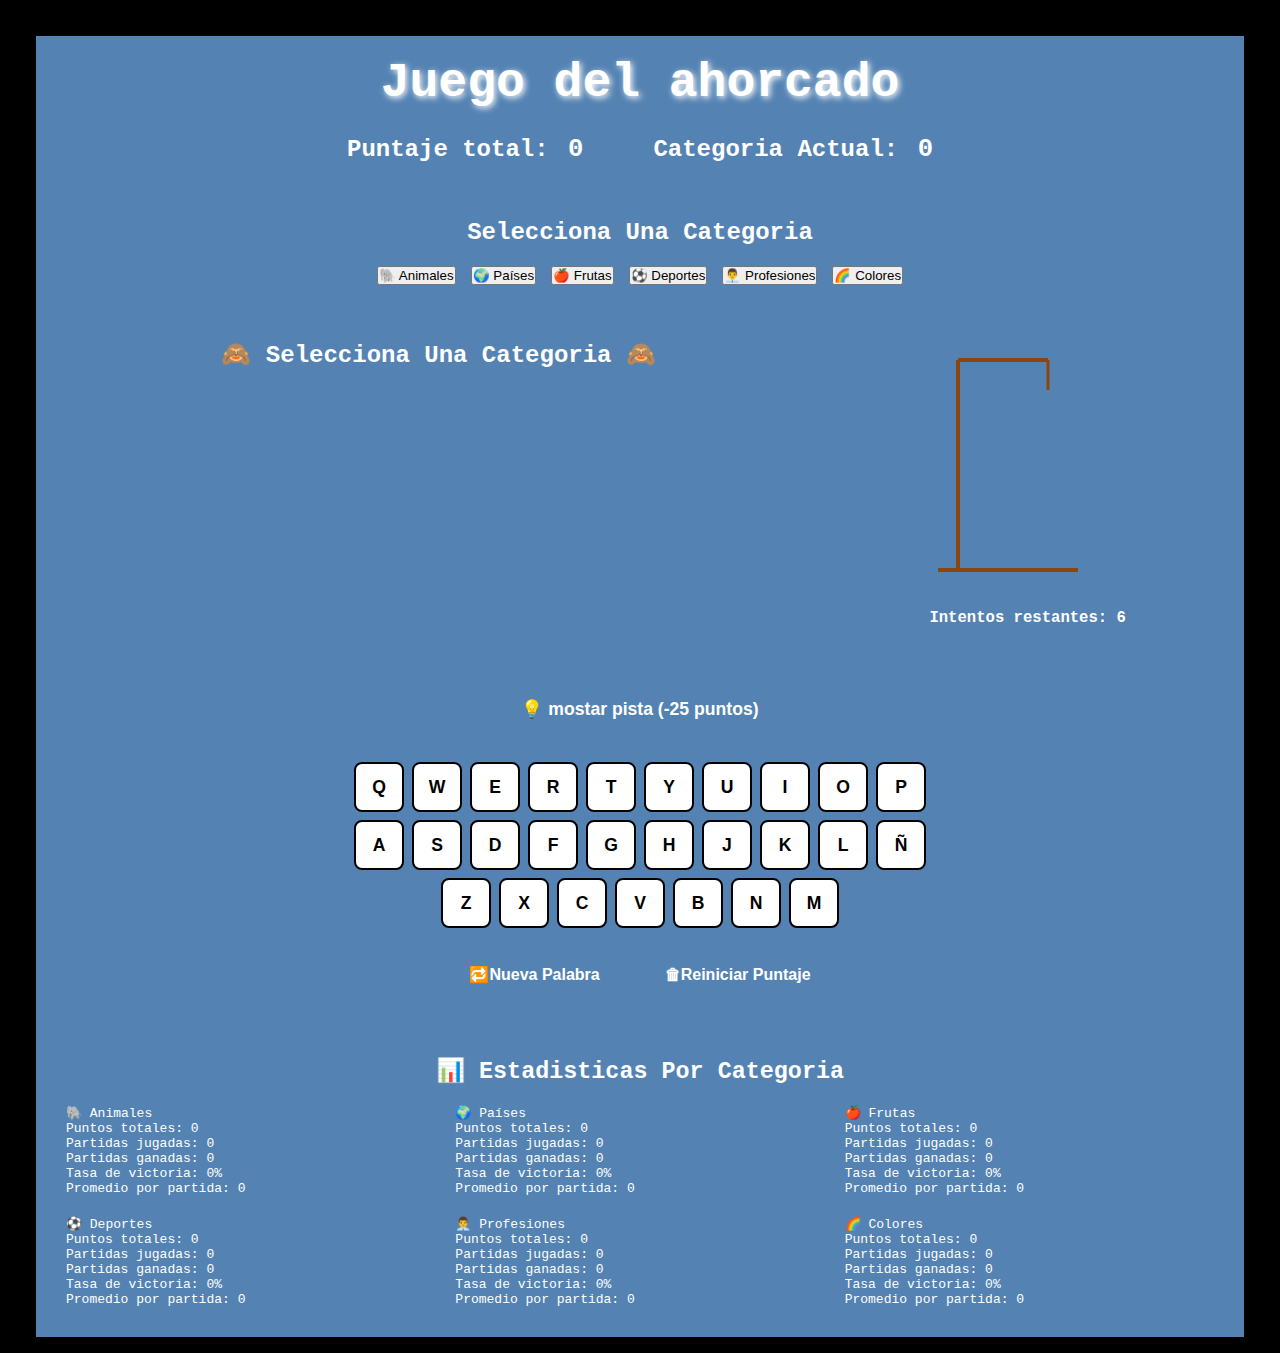
<file: componentes/proyectoformativo/ahorcado.html>
<!DOCTYPE html>
<html lang="en">
<head>
    <meta charset="UTF-8">
    <meta name="viewport" content="width=device-width, initial-scale=1.0">
    <title>Document</title>
    <link rel="stylesheet" href="../../estilos/ahorcado.css">
</head>
<body class="cuerpo-game">
    <section class="game-container">
        <header class="game-header">
            <h1>Juego del ahorcado</h1>
            <div class="score-container">
                <div class="score-item">
                    <span class="score-label">
                        Puntaje total:
                    </span>
                    <span id="totalScore" class="score-value">
                        0
                    </span>
                </div>
                <div class="score-item">
                    <span class="score-label">
                        Categoria Actual:
                    </span>
                    <span id="categoryScore" class="score-value">
                        0
                    </span>
                </div>
            </div>
        </header>

        <div class="category-selector">
            <h3>Selecciona Una Categoria</h3>
            <div id="categoryButtons" class="category-buttons">
                <!-- se genera dinamicamente -->
            </div>
        </div>

        <div class="game-area">
            <div class="word-info">
                <div class="current-category">
                    <span id="currentCategoryIcon">🙈</span>
                    <span id="currentCategoryName">Selecciona Una Categoria</span>
                     <span id="CurrentCategoryIcon">🙈</span>
                </div>
                <div id="wordDisplay" class="word-display">
                    _ _ _ _ _ _ _
                </div>
            </div>

            <div class="hangman-container">
                <svg id="hangmanSvg" width="200" height="250" viewBox="0 0 200 250">
                    <!-- Base -->
                    <line x1="10" y1="230" x2="150" y2="230" stroke="#8B4513" stroke-width="4"/>
                    <!-- Poste vertical -->
                    <line x1="30" y1="230" x2="30" y2="20" stroke="#8B4513" stroke-width="4"/>
                    <!-- Poste horizontal -->
                    <line x1="30" y1="20" x2="120" y2="20" stroke="#8B4513" stroke-width="4"/>
                    <!-- Cuerda -->
                    <line x1="120" y1="20" x2="120" y2="50" stroke="#8B4513" stroke-width="3"/>
                    
                    <!-- Partes del ahorcado (inicialmente ocultas) -->
                    <!-- Cabeza -->
                    <circle id="head" cx="120" cy="65" r="15" stroke="#000" stroke-width="3" fill="none" style="display: none"/>
                    <!-- Cuerpo -->
                    <line id="body" x1="120" y1="80" x2="120" y2="160" stroke="#000" stroke-width="3" style="display: none"/>
                    <!-- Brazo izquierdo -->
                    <line id="leftArm" x1="120" y1="100" x2="90" y2="130" stroke="#000" stroke-width="3" style="display: none"/>
                    <!-- Brazo derecho -->
                    <line id="rightArm" x1="120" y1="100" x2="150" y2="130" stroke="#000" stroke-width="3" style="display: none"/>
                    <!-- Pierna izquierda -->
                    <line id="leftLeg" x1="120" y1="160" x2="90" y2="200" stroke="#000" stroke-width="3" style="display: none"/>
                    <!-- Pierna derecha -->
                    <line id="rightLeg" x1="120" y1="160" x2="150" y2="200" stroke="#000" stroke-width="3" style="display: none"/>
                </svg>
                
                <div class="attempts-counter">
                    <span>Intentos restantes: </span>
                    <span id="attemptsLeft">6</span>
                </div>
            </div>
        </div>

         <div class="game-controls">
            <!-- area de pistas -->
             <div class="hint-area">
                <button id="hintButton" class="hint-button" disabled>
                    💡 mostar pista (-25 puntos)
                </button>
                <div id="hintDisplay" class="hint-display">

                </div>
             </div>

             <!-- teclado virtual -->
              <div class="keyboard">
                <div class="keyboard-row">
                    <button class="key" data-letter="Q">Q</button>
                    <button class="key" data-letter="W">W</button>
                    <button class="key" data-letter="E">E</button>
                    <button class="key" data-letter="R">R</button>
                    <button class="key" data-letter="T">T</button>
                    <button class="key" data-letter="Y">Y</button>
                    <button class="key" data-letter="U">U</button>
                    <button class="key" data-letter="I">I</button>
                    <button class="key" data-letter="O">O</button>
                    <button class="key" data-letter="P">P</button>
                </div>
                <div class="keyboard-row">
                    <button class="key" data-letter="A">A</button>
                    <button class="key" data-letter="S">S</button>
                    <button class="key" data-letter="D">D</button>
                    <button class="key" data-letter="F">F</button>
                    <button class="key" data-letter="G">G</button>
                    <button class="key" data-letter="H">H</button>
                    <button class="key" data-letter="J">J</button>
                    <button class="key" data-letter="K">K</button>
                    <button class="key" data-letter="L">L</button>
                    <button class="key" data-letter="Ñ">Ñ</button>
                </div>
                <div class="keyboard-row">
                    <button class="key" data-letter="Z">Z</button>
                    <button class="key" data-letter="X">X</button>
                    <button class="key" data-letter="C">C</button>
                    <button class="key" data-letter="V">V</button>
                    <button class="key" data-letter="B">B</button>
                    <button class="key" data-letter="N">N</button>
                    <button class="key" data-letter="M">M</button>
                </div>
            </div>
            <div class="action-buttons">
                <button id="newGameButton" class="action-button">
                    🔁Nueva Palabra
                </button>
                <button id="resetScoreButton" class="action-button secondary">
                    🗑Reiniciar Puntaje
                </button>
            </div>
         </div>

         <div id="resultModal" class="modal">
            <div class="modal-content">
                <h2 id="resultTitle" class="resulttitle">!Felicitaciones!</h2>
                <p id="resultMessage" class="resultmenssage">Has Ganado Esta Ronda</p>
                <div id="resultStats" class="result-stats"></div>
                <button id="continueButton" class="action-button">Continuar</button>
            </div>
         </div>

         <div class="stats-container">
            <h3 class="title-stats">📊 Estadisticas Por Categoria</h3>
            <div id="categoryStats" class="category-stats">
                <!-- se generan dinamicamente -->
            </div>
         </div>
    </section>

    <script src="../../javascript/ahorcado.js"></script >
    <script src="../../javascript/data.js"></script >
</body>
</html>
</file>
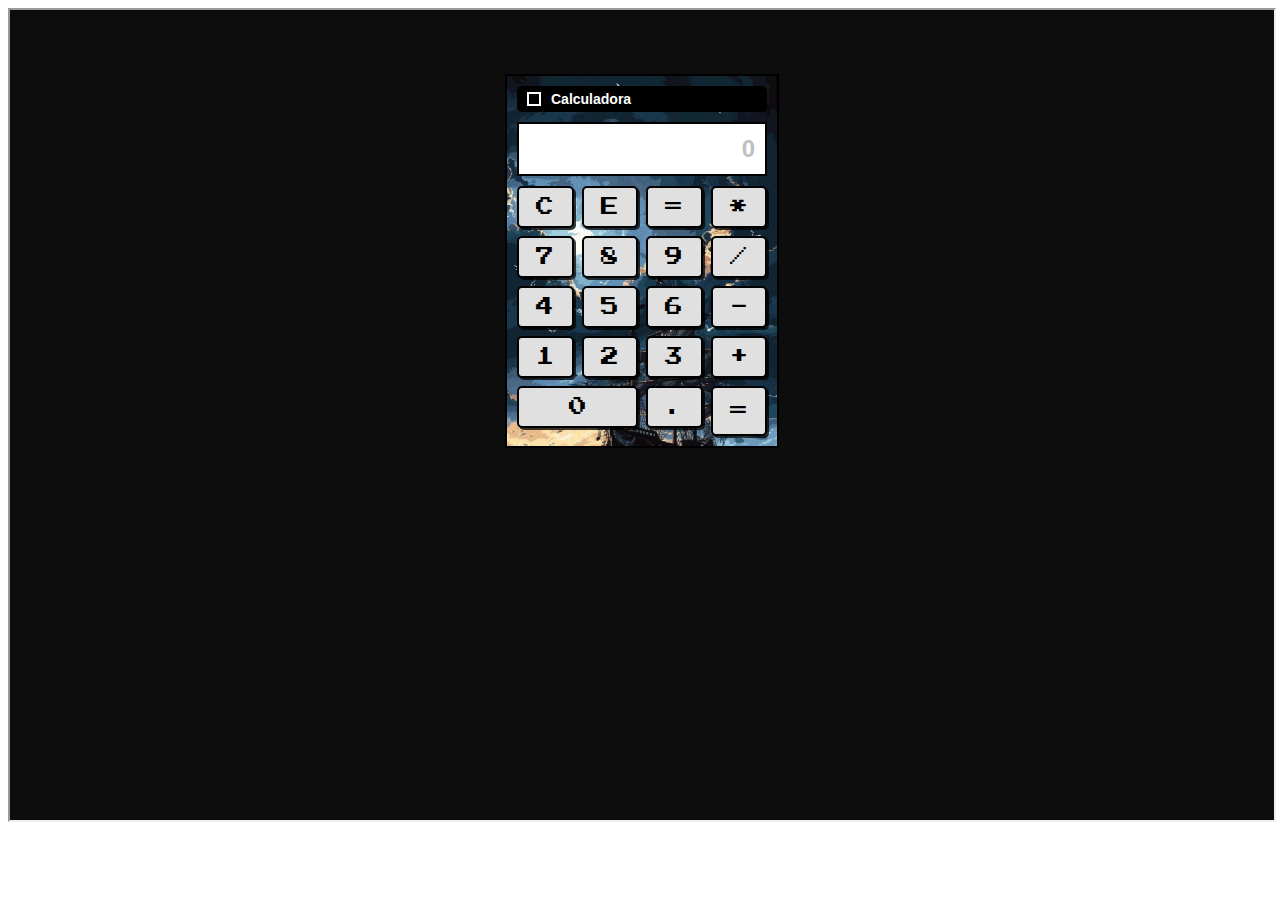
<file: componentes/proyectoformativo/calcu.html>
<!DOCTYPE html>
<html lang="en">
<head>
    <meta charset="UTF-8">
    <meta name="viewport" content="width=device-width, initial-scale=1.0">
    <link rel="stylesheet" href="../../estilos/calcu.css">
    <title>Document</title>
    
</head>
<body>
    <iframe src="/componentes/proyectoformativo/calculadora.html" class="calcu"></iframe>
</body>
</html>
</file>
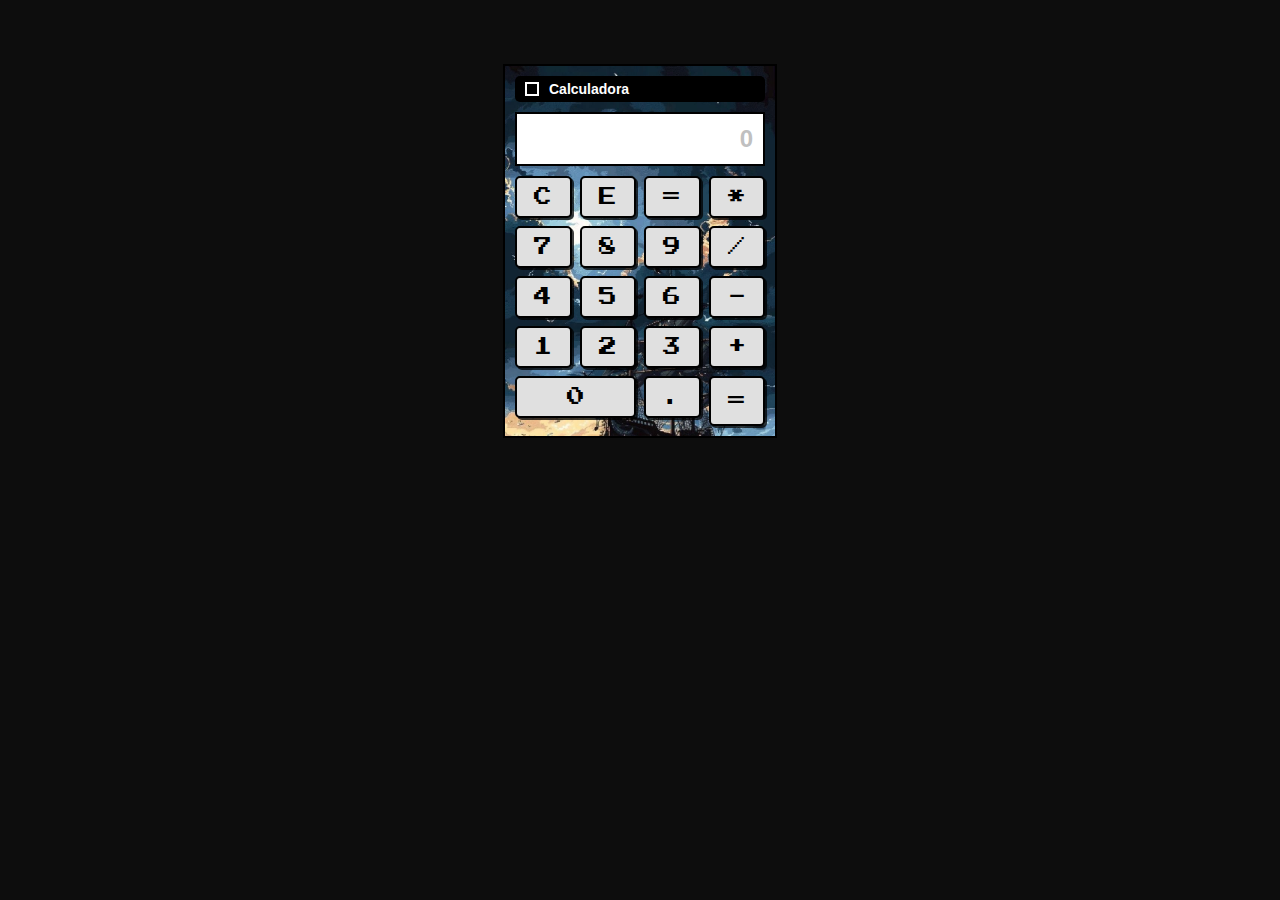
<file: componentes/proyectoformativo/calculadora.html>
<!DOCTYPE html>
<html lang="es">
<head>
    <meta charset="UTF-8">
    <meta name="viewport" content="width=device-width, initial-scale=1.0">
    <title>Calculadora Retro</title>
    <link rel="stylesheet" href="../../estilos/calculadora.css">
</head>
<body>
   
<main class="main">
    <div class="calculator">
        <div class="hheader">
            <div class="square"></div>
            <div class="title">Calculadora</div>
        </div>
        <div class="display">0</div>
        <div class="buttons">
            <button id="clear">C</button>
            <button id="backspace">E</button>
            <button id="equals">=</button>
            <button id="multiply">*</button>
            <button id="seven">7</button>
            <button id="eight">8</button>
            <button id="nine">9</button>
            <button id="divide">/</button>
            <button id="four">4</button>
            <button id="five">5</button>
            <button id="six">6</button>
            <button id="subtract">-</button>
            <button id="one">1</button>
            <button id="two">2</button>
            <button id="three">3</button>
            <button id="add">+</button>
            <button id="zero">0</button>
            <button id="decimal">.</button>
            <button id="equals-large" class="equals-large">=</button>
        </div>
    </div>
</main>
    <script src="../../javascript/calculadora.js"></script>
    
</body>
</html>
</file>
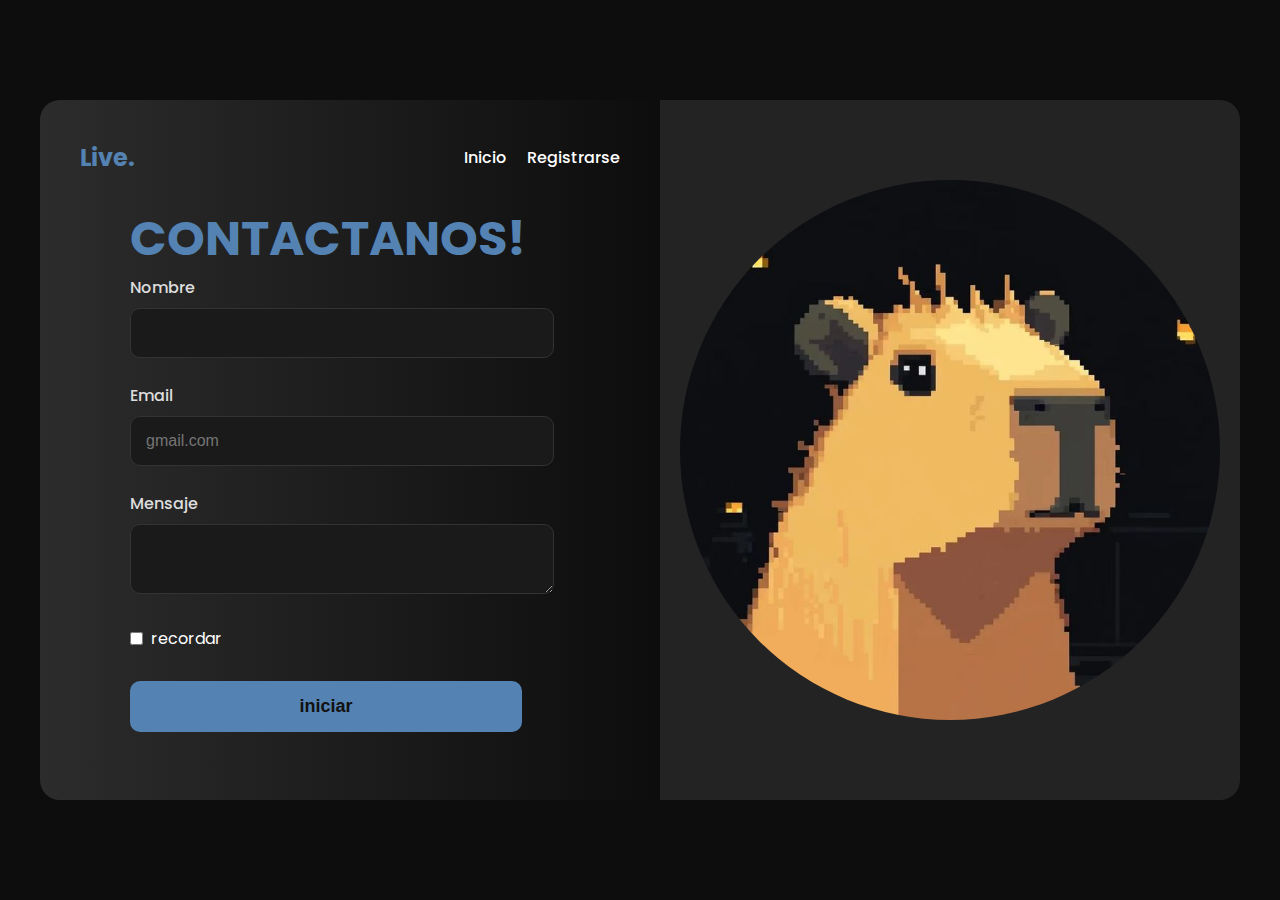
<file: componentes/proyectoformativo/contactanos.html>
<!DOCTYPE html>
<html lang="en">
<head>
    <meta charset="UTF-8">
    <meta name="viewport" content="width=device-width, initial-scale=1.0">
    <title>contacto</title>
    <link rel="stylesheet" href="../../estilos/contactanos.css">
   
</head>
<body>
    <section class="login-container">
        <div class="login-form-container">
            <header>
                <div class="logo">Live.</div>
                <nav>
                    <ul>
                   
                        <li><a href="/pagina/index.html">Inicio</a></li>
                        <li><a href="../proyectoformativo/registrate.html">Registrarse</a></li>
                    </ul>
                </nav>
            </header>
            <main>
                <section class="welcome-text">
                    <h1>CONTACTANOS!</h1>
                </section>
                <form id="contactanos" action="#" method="POST">
                    <section class="input-group">
                        <label for="username">Nombre</label>
                        <input type="text" id="nombre" name="username" >
                    </section>
                    <section class="input-group">
                        <label for="username">Email</label>
                        <input type="email" id="correo" name="username" placeholder="gmail.com">
                    </section>
                    <section class="input-group">
                        <label for="username">Mensaje</label>
                        <textarea name="Mensaje" id="mensaje"></textarea>
                    </section>
                 
                    <section class="form-options">
                        <article class="remember-me">
                            <input type="checkbox" id="remember-me">
                            <label for="remember-me">recordar</label>
                        </article>
                    </section>
                    <button type="submit" class="sign-in-button">iniciar</button>
                </form>
            </main>
        </div>
        <article class="panda-image-container">
           <img src="../../images/uno (2).jpeg" alt="">
        </article>
    </section>
     <script src="../../javascript/contactanos.js"></script>
</body>
</html>
</file>
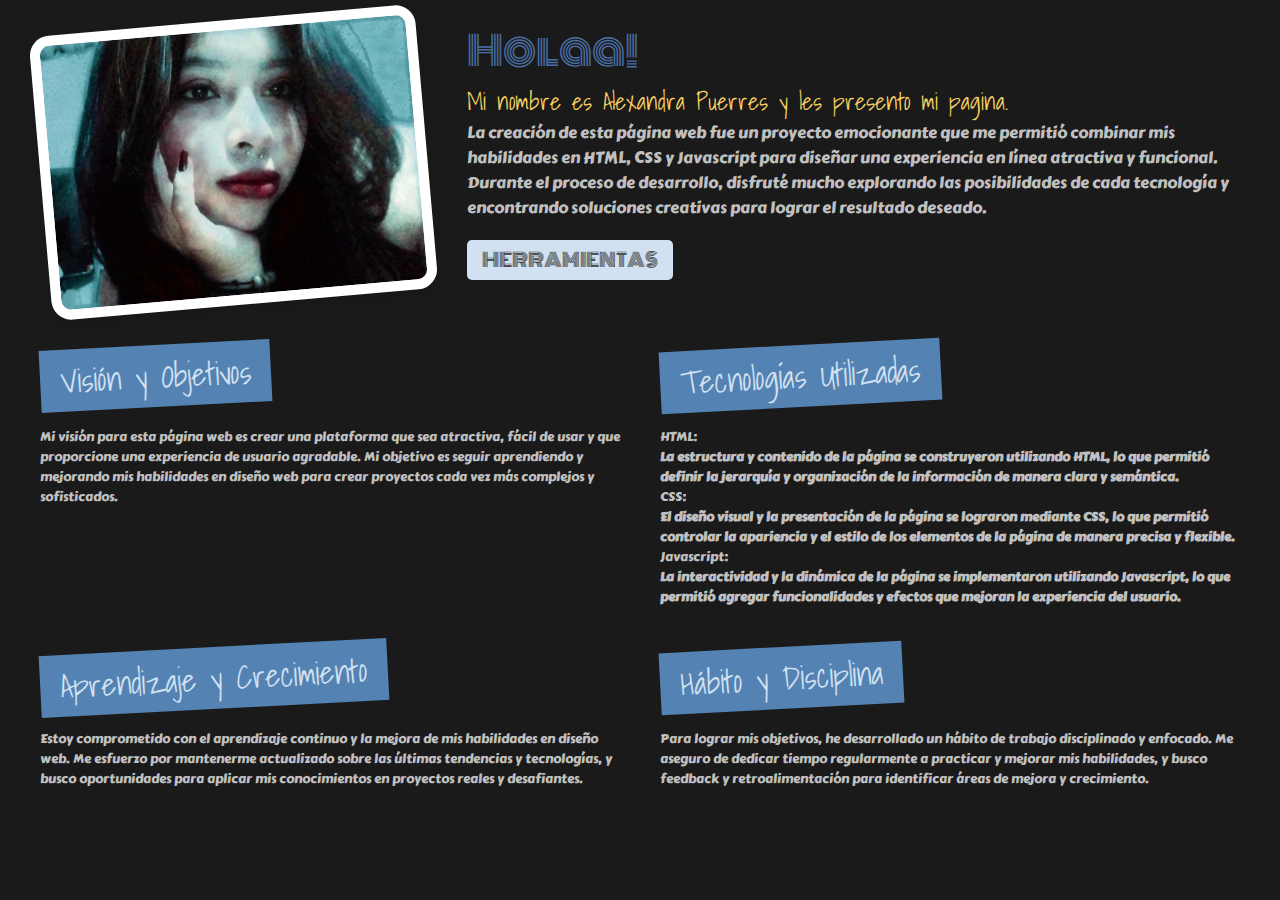
<file: componentes/proyectoformativo/inicio.html>
<!DOCTYPE html>
<html lang="en">
<head>
    <meta charset="UTF-8">
    <meta name="viewport" content="width=device-width, initial-scale=1.0">
    <link rel="stylesheet" href="../../estilos/inicio.css">
    <title>Document</title>
</head>
<body>
   
<main >
  <div class="columnas">
    <div class="imagen">
      <img src="../../images/foto.jpeg" alt="Alexa" class="imagenuno">
      </div>
  </div>



  <div class="columnasdos">
    <div class="inicio">
      <h1>Holaa!</h1>
      <h2>Mi nombre es Alexandra Puerres y les presento mi pagina.</h2>
      <p>La creación de esta página web fue un proyecto emocionante que me permitió combinar mis habilidades en HTML, CSS y Javascript para diseñar una experiencia en línea atractiva y funcional. Durante el proceso de desarrollo, disfruté mucho explorando las posibilidades de cada tecnología y encontrando soluciones creativas para lograr el resultado deseado.</p>
    </div>
    
    <div class="herra">
      <h3>HERRAMIENTAS</h3>
    </div>      
  </div>
</main>
<main>
    <div class="contenedor">
  <div class="contorno">
    <div >
      <h2 class="titulo">Visión y Objetivos</h2>
      <div class="content">
        <h4 class="texto">Mi visión para esta página web es crear una plataforma que sea atractiva, fácil de usar y que proporcione una experiencia de usuario agradable. Mi objetivo es seguir aprendiendo y mejorando mis habilidades en diseño web para crear proyectos cada vez más complejos y sofisticados.</h4>
      </div>
    </div>
    
    <div>
      <h2 class="titulo">Tecnologías Utilizadas</h2>
      <div class="columna">
        <ul class="texto">
         <li>HTML:</li><h4>La estructura y contenido de la página se construyeron utilizando HTML, lo que permitió definir la jerarquía y organización de la información de manera clara y semántica.</h4>
          <li>CSS:</li> <h4>El diseño visual y la presentación de la página se lograron mediante CSS, lo que permitió controlar la apariencia y el estilo de los elementos de la página de manera precisa y flexible.</h4>
        </ul>
        <ul class="texto">
          <li>Javascript:</li> <h4>La interactividad y la dinámica de la página se implementaron utilizando Javascript, lo que permitió agregar funcionalidades y efectos que mejoran la experiencia del usuario.</h4>
        </ul>
      </div>
    </div>
    
    <div>
      <h2 class="titulo">Aprendizaje y Crecimiento</h2>
      <h4 class="texto">Estoy comprometido con el aprendizaje continuo y la mejora de mis habilidades en diseño web. Me esfuerzo por mantenerme actualizado sobre las últimas tendencias y tecnologías, y busco oportunidades para aplicar mis conocimientos en proyectos reales y desafiantes.</h4>
    </div>
    
    <div >
      <h2 class="titulo">Hábito y Disciplina</h2>
      <h4 class="texto">Para lograr mis objetivos, he desarrollado un hábito de trabajo disciplinado y enfocado. Me aseguro de dedicar tiempo regularmente a practicar y mejorar mis habilidades, y busco feedback y retroalimentación para identificar áreas de mejora y crecimiento.</h4>
    </div>
  </div>
</div>


</main>
</body>
</html>
</file>
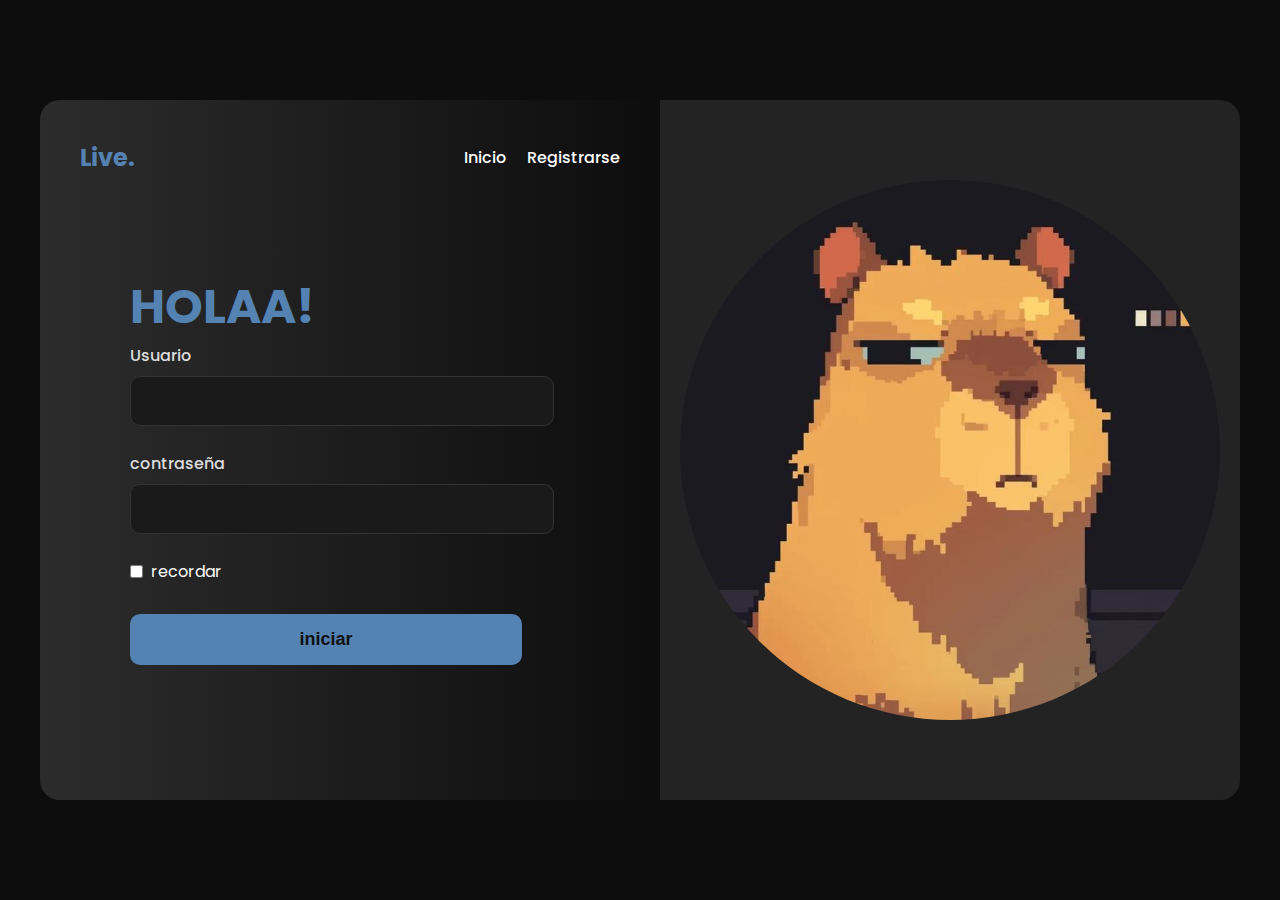
<file: componentes/proyectoformativo/iniciosesion.html>
<!DOCTYPE html>
<html lang="en">
<head>
    <meta charset="UTF-8">
    <meta name="viewport" content="width=device-width, initial-scale=1.0">
    <title>Login</title>
    <link rel="stylesheet" href="../../estilos/iniciosesion.css">
   
</head>
<body>
    <section class="login-container">
        <div class="login-form-container">
            <header>
                <div class="logo">Live.</div>
                <nav>
                    <ul>
                   
                        <li><a href="/pagina/index.html">Inicio</a></li>
                        <li><a href="../proyectoformativo/registrate.html">Registrarse</a></li>
                    </ul>
                </nav>
            </header>
            <main>
                <section class="welcome-text">
                    <h1>HOLAA!</h1>
                </section>
                <form id="login" action="#" method="POST">
                      <section class="input-group">
                        <label for="username">Usuario</label>
                        <input type="text" id="usuario" name="username" >
                    </section>
                    <section class="input-group">
                        <label for="password">contraseña</label>
                        <article class="password-input-container">
                            <input type="password" id="contraseña" name="password" value="">
                            <i class="fas fa-eye-slash show-password"></i>
                        </article>
                    </section>
                    <section class="form-options">
                        <article class="remember-me">
                            <input type="checkbox" id="remember-me">
                            <label for="remember-me">recordar</label>
                        </article>
                    </section>
                    <button type="submit" class="sign-in-button">iniciar</button>
                </form>
            </main>
        </div>
        <article class="panda-image-container">
           <img src="../../images/WhatsApp Image 2025-09-25 at 8.28.52 AM.jpeg" alt="">
        </article>
    </section>
    <script src="../../javascript/sesion.js"></script>
</body>
</html>
</file>
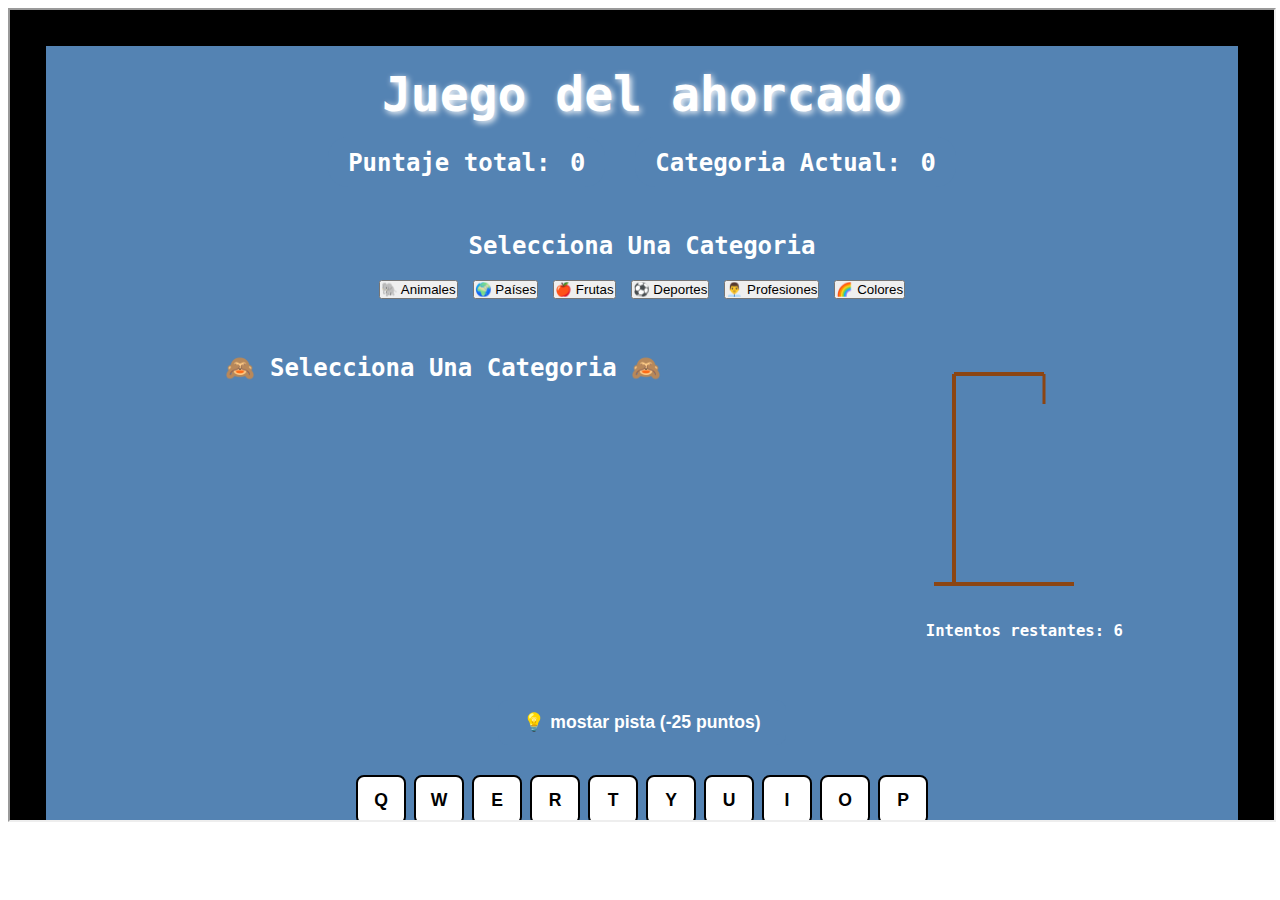
<file: componentes/proyectoformativo/juego.html>
<!DOCTYPE html>
<html lang="en">
<head>
    <meta charset="UTF-8">
    <meta name="viewport" content="width=device-width, initial-scale=1.0">
    <title>Document</title>
    <link rel="stylesheet" href="../../estilos/juego.css">
</head>
<body>
    <iframe src="/componentes/proyectoformativo/ahorcado.html" class="juego"></iframe>
</body>
</html>
</file>
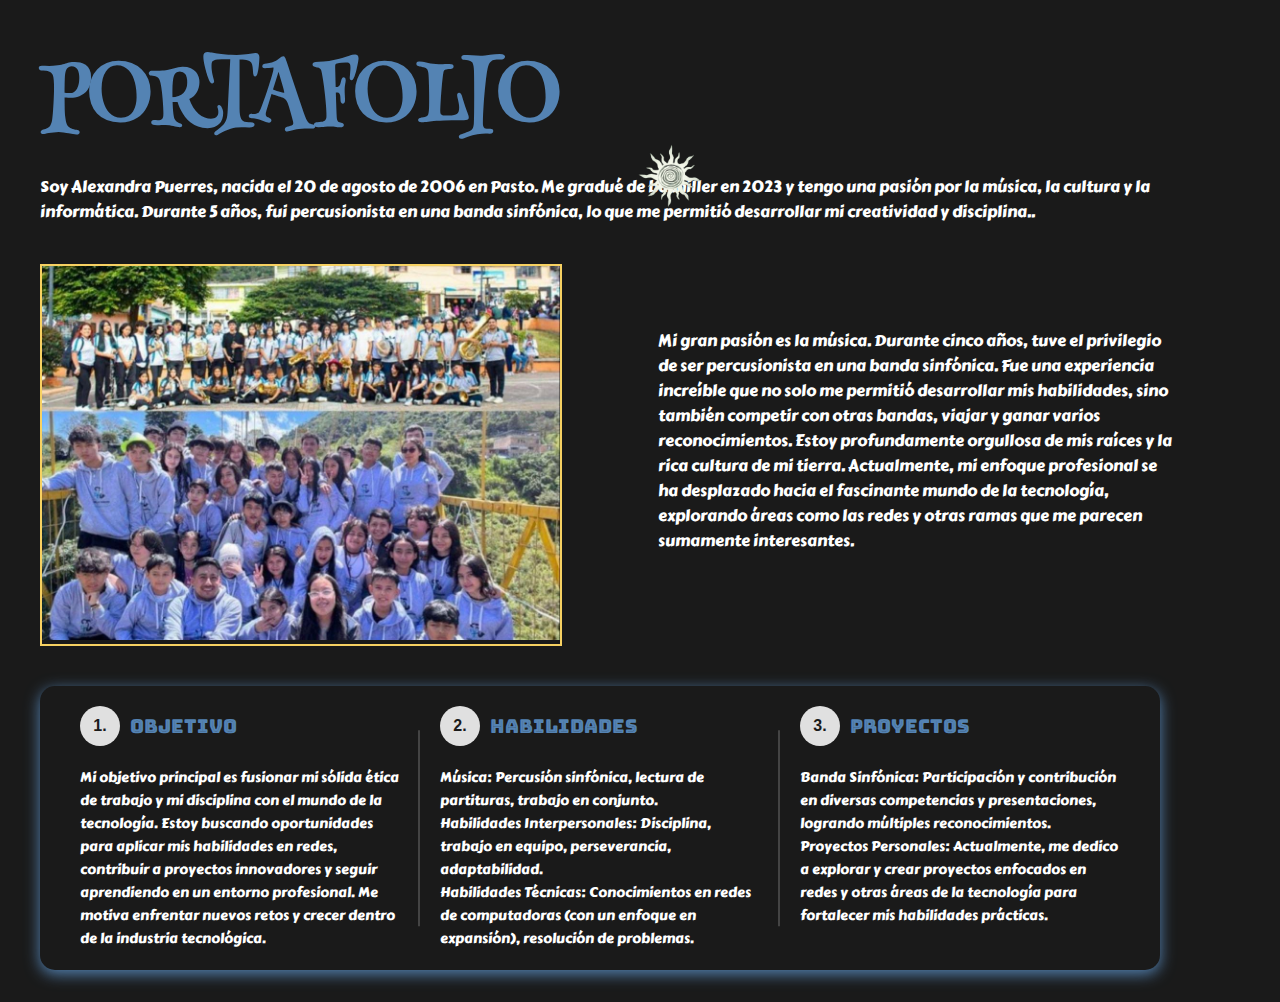
<file: componentes/proyectoformativo/portafolio.html>
<!DOCTYPE html>
<html lang="en">
<head>
    <meta charset="UTF-8">
    <meta name="viewport" content="width=device-width, initial-scale=1.0">
    <link rel="stylesheet" href="../../estilos/portafolio.css">
    <title>Document</title>
</head>
<body>
<main >
  <section class="texto">
    <h1>PORTAFOLIO</h1> <img src="../../images/portafolio.png" alt="" class="logouno">
    <p>Soy Alexandra Puerres, nacida el 20 de agosto de 2006 en Pasto. Me gradué de bachiller en 2023 y tengo una pasión por la música, la cultura y la informática. Durante 5 años, fui percusionista en una banda sinfónica, lo que me permitió desarrollar mi creatividad y disciplina..</p>
  </section>
  
 <div class="caja1">

        <section class="contenedor2">
            <article class="cuadro">
                <div>
                    <div class="fondo1">
                       <img src="../../images/banda2.jpeg" alt="">
                    </div>
                </div>
            </article>
            <article class="tex">
                <p>
                  Mi gran pasión es la música. Durante cinco años, tuve el privilegio de ser percusionista en una banda sinfónica. Fue una experiencia increíble que no solo me permitió desarrollar mis habilidades, sino también competir con otras bandas, viajar y ganar varios reconocimientos.
                  Estoy profundamente orgullosa de mis raíces y la rica cultura de mi tierra. Actualmente, mi enfoque profesional se ha desplazado hacia el fascinante mundo de la tecnología, explorando áreas como las redes y otras ramas que me parecen sumamente interesantes.
                </p>
            </article>
        </section>
    </div>

<div class="cuadros">
    <div class="colum">
        <div class="header">
            <span class="circulo">1.</span>
            <span class="titulo">Objetivo</span>
        </div>
        <p class="tex1">Mi objetivo principal es fusionar mi sólida ética de trabajo y mi disciplina con el mundo de la tecnología. Estoy buscando oportunidades para aplicar mis habilidades en redes, contribuir a proyectos innovadores y seguir aprendiendo en un entorno profesional. Me motiva enfrentar nuevos retos y crecer dentro de la industria tecnológica.</p>
    </div>
    <div class="colum">
        <div class="header">
            <span class="circulo">2.</span>
            <span class="titulo">Habilidades</span>
        </div>
        <p class="tex1">Música: Percusión sinfónica, lectura de partituras, trabajo en conjunto.</p>
        <p class="tex1">Habilidades Interpersonales: Disciplina, trabajo en equipo, perseverancia, adaptabilidad.</p>
        <p class="tex1">Habilidades Técnicas: Conocimientos en redes de computadoras (con un enfoque en expansión), resolución de problemas.</p>
    </div>
    <div class="colum">
        <div class="header">
            <span class="circulo">3.</span>
            <span class="titulo">Proyectos</span>
        </div>
        <p class="tex1">Banda Sinfónica: Participación y contribución en diversas competencias y presentaciones, logrando múltiples reconocimientos.</p>
        <p class="tex1">Proyectos Personales: Actualmente, me dedico a explorar y crear proyectos enfocados en redes y otras áreas de la tecnología para fortalecer mis habilidades prácticas.</p>
    </div>
</div>

  </div>
</main>
</body>
</html>
</file>
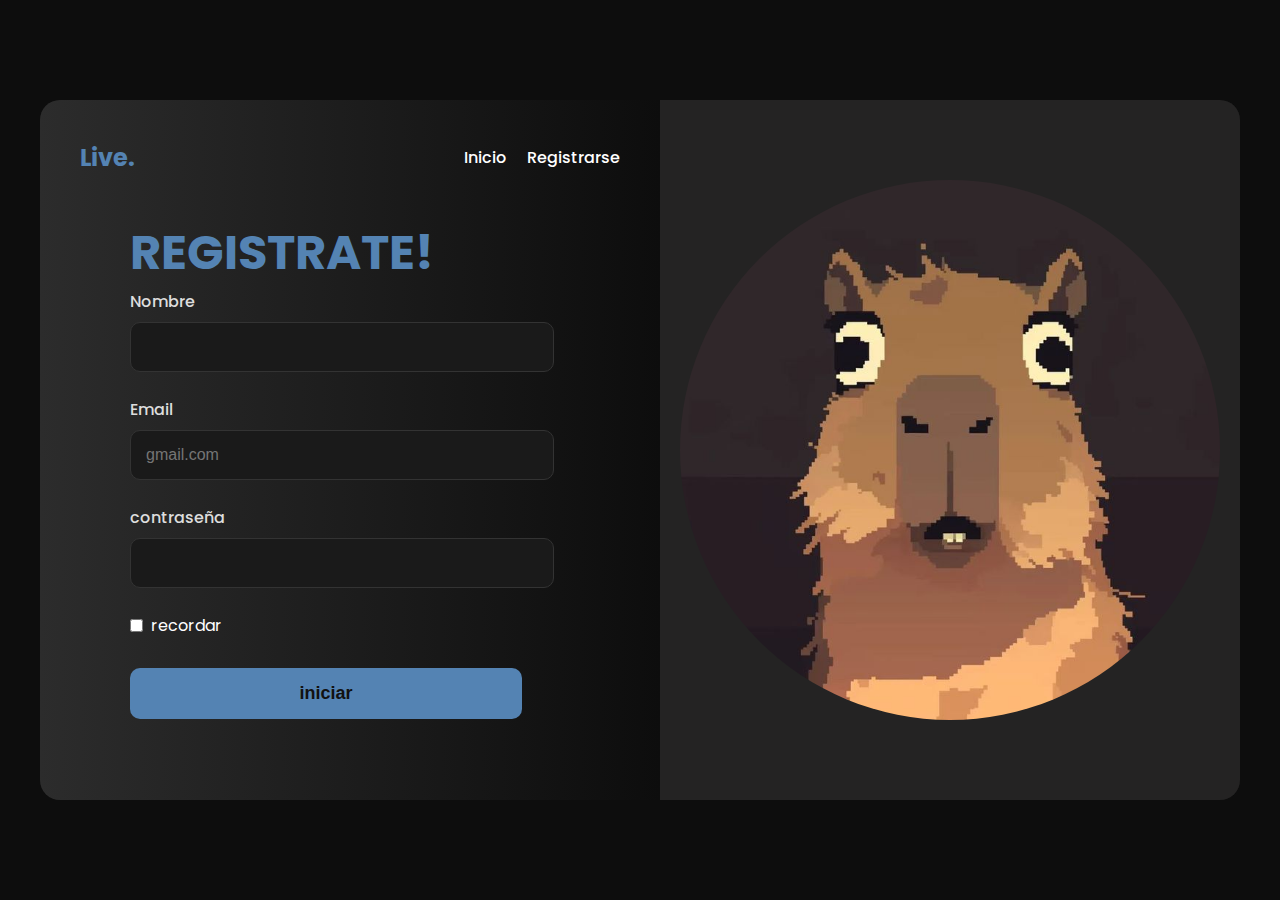
<file: componentes/proyectoformativo/registrate.html>
<!DOCTYPE html>
<html lang="en">
<head>
    <meta charset="UTF-8">
    <meta name="viewport" content="width=device-width, initial-scale=1.0">
    <title>registro</title>
    <link rel="stylesheet" href="../../estilos/registrate.css">
   
</head>
<body>
    <section class="login-container">
        <div class="login-form-container">
            <header>
                <div class="logo">Live.</div>
                <nav>
                    <ul>
                   
                        <li><a href="/pagina/index.html">Inicio</a></li>
                        <li><a href="../proyectoformativo/registrate.html">Registrarse</a></li>
                    </ul>
                </nav>
            </header>
            <main>
                <section class="welcome-text">
                    <h1>REGISTRATE!</h1>
                </section>
                <form id="registrate" action="#" method="POST">
                      <section class="input-group">
                        <label for="username">Nombre</label>
                        <input type="text" id="name" name="username" >
                    </section>
                    <section class="input-group">
                        <label for="username">Email</label>
                        <input type="email" id="correo" name="username" placeholder="gmail.com">
                    </section>
                    <section class="input-group">
                        <label for="password">contraseña</label>
                        <article class="password-input-container">
                            <input type="password" id="contraseña" name="password" value="">
                            <i class="fas fa-eye-slash show-password"></i>
                        </article>
                    </section>
                    <section class="form-options">
                        <article class="remember-me">
                            <input type="checkbox" id="remember-me">
                            <label for="remember-me">recordar</label>
                        </article>
                    </section>
                    <button type="submit" class="sign-in-button">iniciar</button>
                </form>
            </main>
        </div>
        <article class="panda-image-container">
           <img src="../../images/uno (1).jpeg" alt="">
        </article>
    </section>
    <script src="../../javascript/registrate.js"></script>
</body>
</html>
</file>
<file: estilos/ahorcado.css>
*{
    margin: 0;
    padding: 0;
    box-sizing: border-box;
}

.cuerpo-game{
    font-family:monospace;
    background: black;
    color: white;
    min-height: 100vh;
    padding: 20px;
     justify-content: center;
    align-items: center;
    height: 100vh;
}

.game-container{
    max-width: 100%;
    
    overflow: hidden;
    padding: 1rem;
}

.game-header{
    padding: 20px;
    text-align: center;
    background-color: #5483b3;
}

.game-header h1{
    font-size: 3rem;
    margin-bottom: 15px;
    text-shadow: 2px 2px 6px white;
}

.score-container{
    display: flex;
    justify-content: center;
    gap: 30px;
    flex-wrap: wrap;
}

.score-item{
    padding: 10px 20px;
    border-radius: 20px;
    background-color: #5483b3;
    backdrop-filter: blur(10px);
}

.score-label{
    font-weight: bold;
    margin-right: 5px;
    font-size: 1.5rem;
}

.score-value{
    font-size: 1.6rem;
    font-weight: bold;

}

.category-selector{
    padding: 25px;
    text-align: center;
    background-color: #5483b3;
}

.category-selector h3{
    font-size: 1.5rem;
    margin-bottom: 20px;
}

.category-buttons{
    display: flex;
    flex-wrap: wrap;
    gap: 15px;
    justify-content: center;
}

.game-area{
    padding: 30px;
    display: grid;
    grid-template-columns: 2fr 1fr;
    gap: 30px;
    align-items: start;
    background: #5483b3;
}

.word-info{
    text-align: center;
}

.current-category{
    font-size: 1.5rem;
    font-weight: bold;
    margin-bottom: 20px;
    font-family: monospace;
}

.word-display{
    font-size: 3em;
    font-weight: bold;
    letter-spacing: 0.2em;
    min-height: 80px;
    display: flex;
    align-items: center;
    justify-content: center;
    margin: 20px 0;
}

.hangman-container{
    text-align: center;
}

#hangmanSvg{
    border-radius: 15px; 
    margin-bottom: 15px;
}

.attempts-counter{
    font-size: 1.2em;
    font-weight: bold;
}

.game-controls{
    padding: 30px;
    background-color:   #5483b3;
}

.hint-area{
    text-align: center;
    margin-bottom: 30px;
}

.hint-button{
    padding: 12px 25px;
    border: none;
    border-radius: 10px;
    background:  #5483b3;
    color: white;
    font-weight: bold;
    cursor: pointer;
    transition: all 0.3seg ease;
    font-size: 1.1em;
}

.hint-button:hover:not(:disabled){
    transform: translateY(-2px);
    box-shadow: 0px 5px 15px white;
}

.hint-button:disabled{
    background-color: #5483b3;
    cursor: not-allowed;
}

.hint-display{
    margin-top: 15px;
    padding: 15px;
    border: 2px solid;
    border-radius: 10px;
    font-style: italic;
    font-size: 1.1em;
    display: none;
}

.hint-display.show{
    display: block;
    animation: slideDown 0.3 ease;
}

.keyboard{
    margin-bottom: 25px;
}

.keyboard-row{
    display: flex;
    justify-content: center;
    gap: 8px;
    margin-bottom: 8px;
}

.key{
    width: 50px;
    height: 50px;
    border: 2px solid black;
    border-radius: 8px;
    background: white;
    font-size: 1.1rem;
    font-weight: bold;
    cursor: pointer;
    transition: all 0.2s ease;
}

.key:hover{
    background:  #5483b3;
    border-color: white;
    color: white;
    transform: scale(1.05);
}  

.action-buttons{
    display: flex;
    justify-content: center;
    gap: 15px;
    flex-wrap: wrap;
}

.action-button{
    padding: 12px 25px;
    border: none;
    border-radius: 10px;
    background-color:  #5483b3;
    color: white;
    font-size: 1em;
    font-weight: bold;
    cursor: pointer;
    transition: all 0.3s ease;
    min-width: 140px;
}

.action-button:hover{
    transform: translateY(-2px);
    box-shadow: 0 5px 15px white;
}

.action-button.secondary{
    background-color: #5483b3;
}

.action-button.secondary:hover{
    box-shadow: 0 5px 15px   #5483b3;
}

.modal{
    display: none; 
    position: fixed;
    z-index: 1000;
    left: 0;
    top: 0;
    width: 100%;
    height: 100%;
    background-color: (0, 0, 0, 0.5);
    backdrop-filter: blur(5px);
}

.modal.show{
    display: flex;
    align-items: center;
    justify-content: center;
    animation: faseIn 0.3s ease;
}

.modal-content{
    background: rgb(0, 0, 0);
    padding: 30px;
    border-radius: 15px;
    text-align: center;
    max-width: 400px;
    width: 90%;
    box-shadow: 0 5px 30px white;
    animation: slideUp 0.3s ease;
}

.resulttitle{
    margin-bottom: 15px;
}

.result-stats{
    margin: 20px 0;
    padding: 15px;
    background: rgb(19, 17, 17);
    border-radius: 8px;
    font-size: 0.9em;
}

.stats-container{
    padding: 30px;
    background-color: #5483b3;
}

.title-stats{
    text-align: center;
    margin-bottom: 20px;
    font-size: 1.8em;
}

.category-stats{
    display: grid;
    grid-template-columns: repeat(auto-fit,minmax(300px,1fr));
    gap: 20px;
}
</file>
<file: estilos/calcu.css>
.calcu{
    width: 100%;
    height: 90vh;
}
</file>
<file: estilos/calculadora.css>
@import url('https://fonts.googleapis.com/css2?family=Bebas+Neue&family=Bitcount+Prop+Double:wght@100..900&family=Chela+One&family=Creepster&family=Press+Start+2P&family=Protest+Revolution&family=Reenie+Beanie&family=Rubik+Glitch&display=swap');
@import url('https://fonts.googleapis.com/css2?family=Bebas+Neue&family=Creepster&family=Protest+Revolution&family=Reenie+Beanie&family=Rubik+Glitch&display=swap');

*{
    margin: 0;
    padding: 0;
}
body {
  color: #c0c0c0;
  font-family: 'Poppins', sans-serif;
  background-color: #0d0d0d;
}


.main {
    display: flex;
    justify-content: center;
    align-items: center;
    padding: 4rem;
   

}
.calculator {
    width: 250px;
    border: 2px solid black;
    background-image: url(../images/fondo\ \(3\).jpeg);
    background-size: 4px 4px;
    padding: 10px;
    background-size: cover;
    min-height: 10vh;
    
}

.hheader {
    display: flex;
    align-items: center;
    background-color: #000000;
    color: #ffffff;
    padding: 5px 10px;
    border-radius: 5px;
    font-weight: bold;
    font-size: 14px;
    margin-bottom: 10px;
}

.square {
    width: 10px;
    height: 10px;
    border: 2px solid white;
    margin-right: 10px;
}

.display {
    background-color: #ffffff;
    border: 2px solid black;
    text-align: right;
    padding: 10px;
    margin-bottom: 10px;
    font-size: 24px;
    font-weight: bold;
    height: 30px;
    display: flex;
    align-items: center;
    justify-content: flex-end;
}

.buttons {
    display: grid;
    grid-template-columns: repeat(4, 1fr);
    gap: 8px;
}

button {
    background-color: #e0e0e0;
    border: 2px solid black;
    font-size: 18px;
    padding: 10px;
    cursor: pointer;
    text-align: center;
    font-weight: bold;
    border-radius: 5px;
    box-shadow: 2px 2px 0px 0px rgba(0,0,0,0.75);
    font-family: "Press Start 2P", system-ui;
  font-weight: 400;
  font-style: normal;
}


button:active {
    box-shadow: none;
    transform: translate(2px, 2px);
}

#zero {
    grid-column: span 2;
}

#equals-large {
    grid-row: span 2;
    grid-column: 4;
    padding: 0;
    height: 100%;
}
</file>
<file: estilos/contactanos.css>
@import url('https://fonts.googleapis.com/css2?family=Poppins:wght@400;500;600;700&display=swap');

*{
    margin: 0;
    padding: 0;
}
body {
    margin: 0;
    font-family: 'Poppins', sans-serif;
    background-color: #0d0d0d;
    color: #fff;
    display: flex;
    justify-content: center;
    align-items: center;
    height: 100vh;
}

.login-container {
    display: flex;
    width: 100%;
    max-width: 1200px;
    height: 700px;
    background-color: #111111;
    border-radius: 20px;
    overflow: hidden;
}

.login-form-container {
    flex: 1;
    display: flex;
    flex-direction: column;
    padding: 40px;
    background-image: linear-gradient(to right, #2c2c2c, #0d0d0d);
    position: relative;
}

header {
    display: flex;
    justify-content: space-between;
    align-items: center;
}

.logo {
    font-size: 24px;
    font-weight: 700;
    color: #5483b3;
}

nav ul {
    list-style: none;
    display: flex;
    gap: 20px;
}

nav a {
    color: #fff;
    text-decoration: none;
    font-weight: 500;
}

main {
    flex-grow: 1;
    display: flex;
    flex-direction: column;
    justify-content: center;
    padding-left: 50px;
}

.welcome-text h1 {
    font-size: 48px;
    font-weight: 700;
    margin: 0;
    color: #5483b3;
}

.welcome-text p {
    font-size: 16px;
    color: #aaa;
    margin: 5px 0 30px;
}

.welcome-text span {
    color: #5483b3;
    font-weight: 600;
}

.input-group {
    margin-bottom: 25px;
}

.input-group label {
    display: block;
    margin-bottom: 8px;
    font-weight: 500;
    color: #ddd;
}

.input-group input {
    width: 80%;
    padding: 15px;
    border-radius: 10px;
    border: 1px solid #333;
    background-color: #1a1a1a;
    color: #fff;
    font-size: 16px;
}


.input-group textarea {
    width: 80%;
    padding: 15px;
    border-radius: 10px;
    border: 1px solid #333;
    background-color: #1a1a1a;
    color: #fff;
    font-size: 16px;
}

.password-input-container {
    position: relative;
    width: 80%;
}

.password-input-container input {
    width: 100%;
}

.show-password {
    position: absolute;
    right: 15px;
    top: 50%;
    transform: translateY(-50%);
    cursor: pointer;
    color: #aaa;
}

.form-options {
    display: flex;
    justify-content: space-between;
    align-items: center;
    width: 80%;
    margin-bottom: 30px;
}

.remember-me {
    display: flex;
    align-items: center;
    gap: 8px;
}

.remember-me input {
    accent-color: #5483b3;
}



.sign-in-button {
    width: 80%;
    padding: 15px;
    border: none;
    border-radius: 10px;
    background-color: #5483b3;
    color: #111;
    font-weight: 600;
    font-size: 18px;
    cursor: pointer;
    transition: background-color 0.3s;
}

.sign-in-button:hover {
    background-color: #5483b3;
}

.panda-image-container {
    flex: 1;
     background-color: #242323;
    color: #fff;
    display: flex;
    justify-content: center;
    align-items: center;
    position: relative;
    padding: 20px;
}

.panda-image-container img {
    max-width: 100%;
    height: auto;
    border-radius: 50%;
}
</file>
<file: estilos/inicio.css>
@import url('https://fonts.googleapis.com/css2?family=Bungee+Inline&family=Carter+One&family=Henny+Penny&family=Manufacturing+Consent&family=Merienda:wght@300&family=Monoton&family=Mrs+Saint+Delafield&family=Rye&family=Shadows+Into+Light&display=swap');
@import url('https://fonts.googleapis.com/css2?family=Bebas+Neue&family=Creepster&family=Protest+Revolution&family=Reenie+Beanie&family=Rubik+Glitch&display=swap');

*{
    margin: 0;
    padding: 0;
}
body {
  background-color: #1a1a1a;
  color: #c0c0c0;
  font-family: sans-serif;

}




main {
  display: flex;
  max-width: 1200px;
  margin: auto;
  gap: 40px;
  padding: 20px ;
  
}

.columnas {
  flex: 1;
  display: flex;
  flex-direction: column;
  gap: 20px;
}

.imagen {
  position: relative;
  background-color: #fff;
  border-radius: 20px;
  padding: 10px;
  box-shadow: 0 4px 8px rgba(0,0,0,0.1);
  transform: rotate(-5deg);
}

.imagenuno {
  max-width: 100%;
  border-radius: 10px;
  display: block;
}

.columnasdos {
  flex: 2;
  display: flex;
  flex-direction: column;
  gap: 20px;
}

.inicio h1 {
  font-size: 2.5em;
  color: #4a6fa5;
  font-family: "Monoton", sans-serif;
  font-weight: 400;
  font-style: normal;
}

.inicio h2 {
  font-size: 1.5em;
  color: #f7d162;
  font-family: "Shadows Into Light", cursive;
  font-weight: 400;
  font-style: normal;
}

.inicio p {
  font-family: "Carter One", system-ui;
  font-weight: 400;
  font-style: normal;
}

.herra h3 {
  font-size: 1.2em;
  background-color: #d1e1f1;
  padding: 5px 15px;
  border-radius: 5px;
  display: inline-block;
  color: #333;
  font-family: "Monoton", sans-serif;
  font-weight: 400;
  font-style: normal;
}


.contenedor {
  display: flex;
  justify-content: center;
}

.contorno {
  display: grid;
  grid-template-columns: 1fr 1fr;
  gap: 40px;
  max-width: 1200px;
  width: 100%;
}

.section {
  padding: 20px;
}


.titulo {
  font-size: 2em;
  font-weight: bold;
  position: relative;
  background-color:#5483b3;
  color:#d1e1f1 ;
  padding: 5px 20px;
  margin-bottom: 20px;
  transform: rotate(-3deg);
  display: inline-block;
  font-family: "Shadows Into Light", cursive;
  font-weight: 400;
  font-style: normal;
}

.texto .columna {
  display: flex;
  gap: 40px;
}

.texto {
  list-style: none;
  padding: 0;
  margin: 0;
  font-family: "Carter One", system-ui;
  font-weight: 400;
  font-style: normal;
  font-size: 13px;
}
</file>
<file: estilos/iniciosesion.css>
@import url('https://fonts.googleapis.com/css2?family=Poppins:wght@400;500;600;700&display=swap');

*{
    margin: 0;
    padding: 0;
}
body {
    margin: 0;
    font-family: 'Poppins', sans-serif;
    background-color: #0d0d0d;
    color: #fff;
    display: flex;
    justify-content: center;
    align-items: center;
    height: 100vh;
}

.login-container {
    display: flex;
    width: 100%;
    max-width: 1200px;
    height: 700px;
    background-color: #111111;
    border-radius: 20px;
    overflow: hidden;
}

.login-form-container {
    flex: 1;
    display: flex;
    flex-direction: column;
    padding: 40px;
    background-image: linear-gradient(to right, #2c2c2c, #0d0d0d);
    position: relative;
}

header {
    display: flex;
    justify-content: space-between;
    align-items: center;
}

.logo {
    font-size: 24px;
    font-weight: 700;
    color: #5483b3;
}

nav ul {
    list-style: none;
    display: flex;
    gap: 20px;
}

nav a {
    color: #fff;
    text-decoration: none;
    font-weight: 500;
}

main {
    flex-grow: 1;
    display: flex;
    flex-direction: column;
    justify-content: center;
    padding-left: 50px;
}

.welcome-text h1 {
    font-size: 48px;
    font-weight: 700;
    margin: 0;
    color: #5483b3;
}

.welcome-text p {
    font-size: 16px;
    color: #aaa;
    margin: 5px 0 30px;
}

.welcome-text span {
    color: #5483b3;
    font-weight: 600;
}

.input-group {
    margin-bottom: 25px;
}

.input-group label {
    display: block;
    margin-bottom: 8px;
    font-weight: 500;
    color: #ddd;
}

.input-group input {
    width: 80%;
    padding: 15px;
    border-radius: 10px;
    border: 1px solid #333;
    background-color: #1a1a1a;
    color: #fff;
    font-size: 16px;
}

.password-input-container {
    position: relative;
    width: 80%;
}

.password-input-container input {
    width: 100%;
}

.show-password {
    position: absolute;
    right: 15px;
    top: 50%;
    transform: translateY(-50%);
    cursor: pointer;
    color: #aaa;
}

.form-options {
    display: flex;
    justify-content: space-between;
    align-items: center;
    width: 80%;
    margin-bottom: 30px;
}

.remember-me {
    display: flex;
    align-items: center;
    gap: 8px;
}

.remember-me input {
    accent-color: #5483b3;
}



.sign-in-button {
    width: 80%;
    padding: 15px;
    border: none;
    border-radius: 10px;
    background-color: #5483b3;
    color: #111;
    font-weight: 600;
    font-size: 18px;
    cursor: pointer;
    transition: background-color 0.3s;
}

.sign-in-button:hover {
    background-color: #5483b3;
}

.panda-image-container {
    flex: 1;
     background-color: #242323;
    color: #fff;
    display: flex;
    justify-content: center;
    align-items: center;
    position: relative;
    padding: 20px;
}

.panda-image-container img {
    max-width: 100%;
    height: auto;
    border-radius: 50%;
}
</file>
<file: estilos/juego.css>
.juego{
    width: 100%;
    height: 90vh;
}
</file>
<file: estilos/portafolio.css>
@import url('https://fonts.googleapis.com/css2?family=Bungee+Inline&family=Carter+One&family=Henny+Penny&family=Manufacturing+Consent&family=Merienda:wght@300&family=Monoton&family=Mrs+Saint+Delafield&family=Rye&family=Shadows+Into+Light&display=swap');
*{
    margin: 0;
    padding: 0;
}
body {
  font-family: 'Arial', sans-serif;
 background-color: #1a1a1a;
  color: white;
  margin: 0;
 
}

main {
  max-width: 1200px;
  margin: 0 auto;
  display: flex;
  flex-direction: column;
  gap: 40px;
  padding: 2rem;
}

.logouno{
    position: absolute;
  top: 9rem;
  left: 638px;
  width: 65px;
}

.texto h1 {
  font-size: 5em;
  font-weight: bold;
  color: #5483b3;
  font-family: "Henny Penny", system-ui;
  font-weight: 700;
  font-style: normal;
}

.texto p {
  font-family: "Carter One", system-ui;
  font-weight: 400;
  font-style: normal;
}



.caja1 {
    display: flex;
    flex-direction: column;
    gap: 2rem;
    max-width: 1200px;
    width: 100%;
}

.contenedor2 {
    display: flex;
    gap: 2rem;
    flex-wrap: wrap;
}

.cuadro {
    flex: 1;
    min-width: 100px;
    position: relative;    
    border: 2px solid #f7d162; 
    
}
        
.fondo1 img {
    width: 100%;
}

.tex {
    flex: 1;
    min-width: 300px;
    display: flex;
    flex-direction: column;
    gap: 1rem;
    padding: 4rem;
    font-family: "Carter One", system-ui;
    font-weight: 400;
    font-style: normal;
}





.cuadros {
    display: flex;
    justify-content: space-between;
    width: 90%;
    max-width: 1200px;
    background-color: #1a1a1a;
    border-radius: 15px;
    padding: 20px;
    box-shadow: 0 4px 15px #5483b3;
}

.colum {
    flex: 1;
    padding: 0 20px;
    position: relative;
}

.colum:not(:last-child)::after {
    content: '';
    position: absolute;
    right: 0;
    top: 50%;
    transform: translateY(-50%);
    width: 2px;
    height: 80%;
    background-color: #444;
}

.header {
    display: flex;
    align-items: center;
    gap: 10px;
    margin-bottom: 20px;
}

.circulo {
    display: flex;
    justify-content: center;
    align-items: center;
    width: 40px;
    height: 40px;
    background-color: #e0e0e0;
    color: #1a1a1a;
    border-radius: 50%;
    font-weight: bold;
}

.titulo {
    font-size: 1.2rem;
    font-weight: bold;
    font-family: "Bungee Inline", sans-serif;
    font-weight: 400;
    font-style: normal;
    color: #5483b3;
}

.tex1 {
    font-size: 0.9rem;
    line-height: 1.6;
    text-align: left;
    font-family: "Carter One", system-ui;
    font-weight: 400;
    font-style: normal;
}
</file>
<file: estilos/registrate.css>
@import url('https://fonts.googleapis.com/css2?family=Poppins:wght@400;500;600;700&display=swap');

*{
    margin: 0;
    padding: 0;
}
body {
    margin: 0;
    font-family: 'Poppins', sans-serif;
    background-color: #0d0d0d;
    color: #fff;
    display: flex;
    justify-content: center;
    align-items: center;
    height: 100vh;
}

.login-container {
    display: flex;
    width: 100%;
    max-width: 1200px;
    height: 700px;
    background-color: #111111;
    border-radius: 20px;
    overflow: hidden;
}

.login-form-container {
    flex: 1;
    display: flex;
    flex-direction: column;
    padding: 40px;
    background-image: linear-gradient(to right, #2c2c2c, #0d0d0d);
    position: relative;
}

header {
    display: flex;
    justify-content: space-between;
    align-items: center;
}

.logo {
    font-size: 24px;
    font-weight: 700;
    color: #5483b3;
}

nav ul {
    list-style: none;
    display: flex;
    gap: 20px;
}

nav a {
    color: #fff;
    text-decoration: none;
    font-weight: 500;
}

main {
    flex-grow: 1;
    display: flex;
    flex-direction: column;
    justify-content: center;
    padding-left: 50px;
}

.welcome-text h1 {
    font-size: 48px;
    font-weight: 700;
    margin: 0;
    color: #5483b3;
}

.welcome-text p {
    font-size: 16px;
    color: #aaa;
    margin: 5px 0 30px;
}

.welcome-text span {
    color: #5483b3;
    font-weight: 600;
}

.input-group {
    margin-bottom: 25px;
}

.input-group label {
    display: block;
    margin-bottom: 8px;
    font-weight: 500;
    color: #ddd;
}

.input-group input {
    width: 80%;
    padding: 15px;
    border-radius: 10px;
    border: 1px solid #333;
    background-color: #1a1a1a;
    color: #fff;
    font-size: 16px;
}

.password-input-container {
    position: relative;
    width: 80%;
}

.password-input-container input {
    width: 100%;
}

.show-password {
    position: absolute;
    right: 15px;
    top: 50%;
    transform: translateY(-50%);
    cursor: pointer;
    color: #aaa;
}

.form-options {
    display: flex;
    justify-content: space-between;
    align-items: center;
    width: 80%;
    margin-bottom: 30px;
}

.remember-me {
    display: flex;
    align-items: center;
    gap: 8px;
}

.remember-me input {
    accent-color: #5483b3;
}



.sign-in-button {
    width: 80%;
    padding: 15px;
    border: none;
    border-radius: 10px;
    background-color: #5483b3;
    color: #111;
    font-weight: 600;
    font-size: 18px;
    cursor: pointer;
    transition: background-color 0.3s;
}

.sign-in-button:hover {
    background-color: #5483b3;
}

.panda-image-container {
    flex: 1;
     background-color: #242323;
    color: #fff;
    display: flex;
    justify-content: center;
    align-items: center;
    position: relative;
    padding: 20px;
}

.panda-image-container img {
    max-width: 100%;
    height: auto;
    border-radius: 50%;
}
</file>
